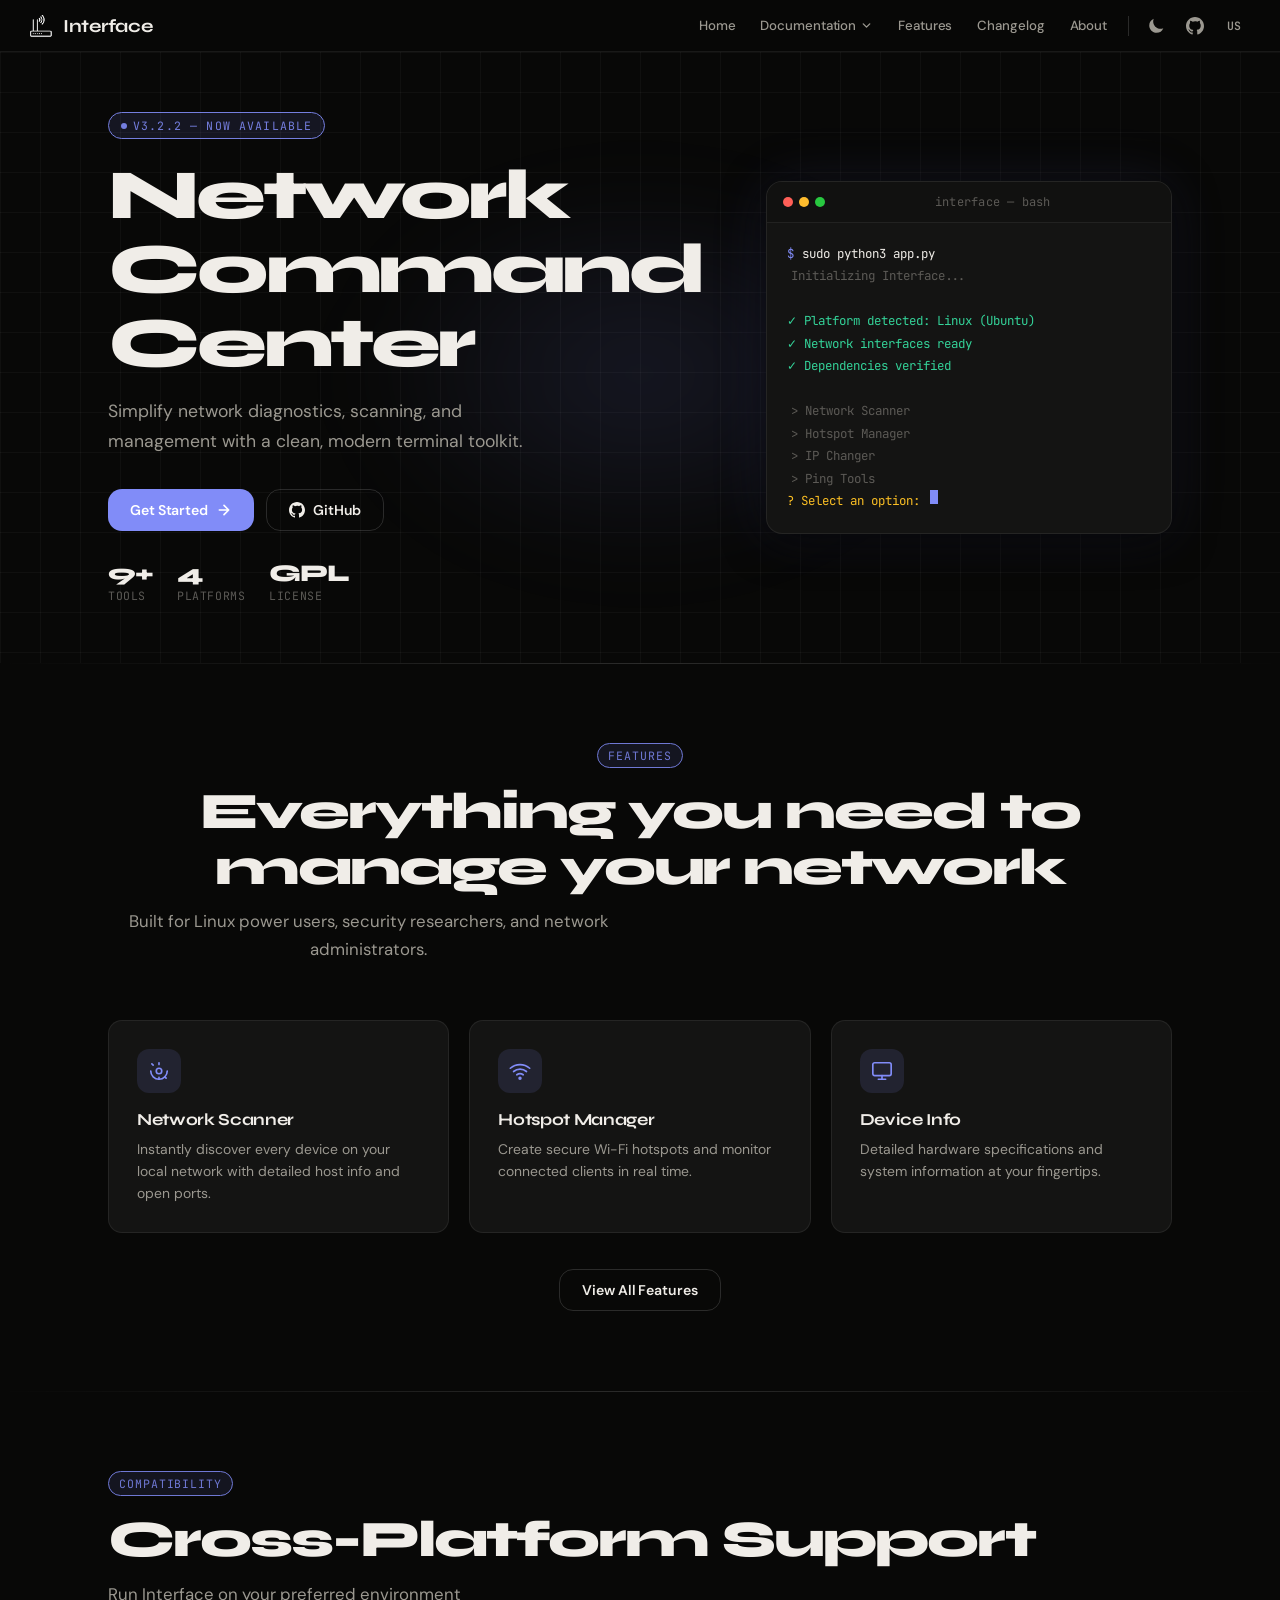
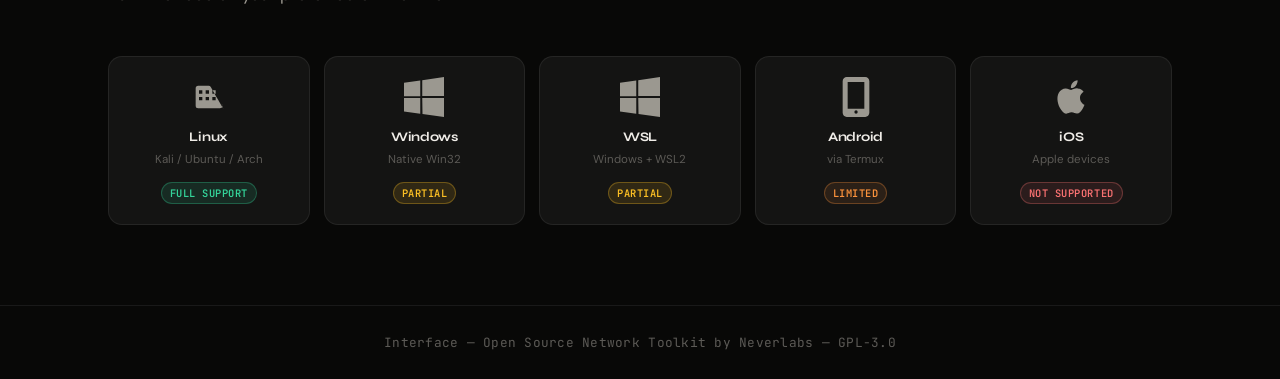
<file: Dashboard/index.html>
<!DOCTYPE html>
<html lang="en">
<head>
  <meta charset="UTF-8">
  <meta name="viewport" content="width=device-width, initial-scale=1.0">
  <title>Interface — Network Command Center</title>
  <meta name="description" content="Interface is an open-source Python network toolkit for scanning, hotspot management, and more.">
  <link rel="icon" type="image/png" href="assets/icon.png">
  <link rel="preconnect" href="https://fonts.googleapis.com">
  <link rel="preconnect" href="https://fonts.gstatic.com" crossorigin>
  <link href="https://fonts.googleapis.com/css2?family=Syne:wght@400;500;600;700;800&family=JetBrains+Mono:wght@400;500;600&family=DM+Sans:opsz,wght@9..40,300;9..40,400;9..40,500;9..40,600&display=swap" rel="stylesheet">

  <script>
    (function() {
      const t = localStorage.getItem('theme');
      if (t !== 'light') document.documentElement.classList.add('pre-dark');
    })();
  </script>
  <style>
    html.pre-dark body { background: #080807; }
  </style>

  <link rel="stylesheet" href="css/style.css">
</head>
<body>
  <header class="navbar">
    <a href="#/" class="navbar-brand">
      <img src="assets/icon.png" alt="Interface Logo">
      <span class="brand-text">Interface</span>
    </a>

    <div class="nav-actions">
      <div class="nav-links-group">
        <a href="#/" class="nav-link" data-translate="home" data-route="home">Home</a>

        <div class="dropdown">
          <button class="nav-link dropdown-toggle" data-translate="documentation">Documentation
            <svg class="chevron" viewBox="0 0 24 24" fill="none" stroke="currentColor" stroke-width="2.5" stroke-linecap="round" stroke-linejoin="round"><path d="M6 9l6 6 6-6"/></svg>
          </button>
          <div class="dropdown-menu">
            <a href="#/docs?section=getting-started" class="nav-link" data-translate="getting_started">Getting Started</a>
            <a href="#/docs?section=commands" class="nav-link" data-translate="commands_reference">Commands Reference</a>
            <a href="#/docs?section=tutorials" class="nav-link" data-translate="tutorials">Tutorials</a>
          </div>
        </div>

        <a href="#/features" class="nav-link" data-translate="features" data-route="features">Features</a>
        <a href="#/changelog" class="nav-link" data-translate="changelog" data-route="changelog">Changelog</a>
        <a href="#/about" class="nav-link" data-translate="about" data-route="about">About</a>
      </div>

      <span class="separator"></span>

      <button class="icon-btn theme-toggle" id="themeToggle" aria-label="Toggle dark/light mode">
        <svg class="theme-icon sun-icon" viewBox="0 0 24 24" fill="none" stroke="currentColor" stroke-width="2.2" stroke-linecap="round" stroke-linejoin="round">
          <circle cx="12" cy="12" r="4.5"/>
          <path d="M12 2v2M12 20v2M5.64 5.64l1.42 1.42M16.24 16.24l1.42 1.42M2 12h2M20 12h2M5.64 18.36l1.42-1.42M16.24 7.76l1.42-1.42"/>
        </svg>
        <svg class="theme-icon moon-icon hidden" viewBox="0 0 24 24" fill="currentColor" stroke="none">
          <path d="M21.752 15.002A9.718 9.718 0 0118 15.75c-5.385 0-9.75-4.365-9.75-9.75 0-1.33.266-2.597.748-3.752A9.753 9.753 0 003 11.25C3 16.635 7.365 21 12.75 21a9.753 9.753 0 009.002-5.998z"/>
        </svg>
      </button>

      <a href="https://github.com/neveerlabs/Interface" target="_blank" rel="noopener noreferrer" class="icon-btn" aria-label="GitHub">
        <svg viewBox="0 0 24 24" fill="currentColor" style="position:static;width:18px;height:18px;">
          <path d="M12 0C5.374 0 0 5.373 0 12c0 5.302 3.438 9.8 8.207 11.387.599.111.793-.261.793-.577v-2.234c-3.338.726-4.033-1.416-4.033-1.416-.546-1.387-1.333-1.756-1.333-1.756-1.089-.745.083-.729.083-.729 1.205.084 1.839 1.237 1.839 1.237 1.07 1.834 2.807 1.304 3.492.997.107-.775.418-1.305.762-1.604-2.665-.305-5.467-1.334-5.467-5.931 0-1.311.469-2.381 1.236-3.221-.124-.303-.535-1.524.117-3.176 0 0 1.008-.322 3.301 1.23A11.509 11.509 0 0112 5.803c1.02.005 2.047.138 3.006.404 2.291-1.552 3.297-1.23 3.297-1.23.653 1.653.242 2.874.118 3.176.77.84 1.235 1.911 1.235 3.221 0 4.609-2.807 5.624-5.479 5.921.43.372.823 1.102.823 2.222v3.293c0 .319.192.694.801.576C20.566 21.797 24 17.3 24 12c0-6.627-5.373-12-12-12z"/>
        </svg>
      </a>

      <button class="icon-btn" id="langToggle" aria-label="Toggle language">
        <span class="lang-btn" id="langText">US</span>
      </button>
    </div>

    <!-- Hamburger -->
    <button class="hamburger" id="hamburger" aria-label="Toggle navigation">
      <svg viewBox="0 0 24 24"><path d="M3 6h18M3 12h18M3 18h18"/></svg>
    </button>

    <!-- Mobile Menu -->
    <nav class="nav-menu" id="navMenu">
      <a href="#/" class="nav-link" data-translate="home">Home</a>
      <div class="mobile-dropdown">
        <button class="nav-link mobile-dropdown-toggle" data-translate="documentation">Documentation
          <svg class="mobile-chevron" viewBox="0 0 24 24" fill="none" stroke="currentColor" stroke-width="2.5" stroke-linecap="round" stroke-linejoin="round"><path d="M6 9l6 6 6-6"/></svg>
        </button>
        <div class="mobile-submenu">
          <a href="#/docs?section=getting-started" class="nav-link" data-translate="getting_started">Getting Started</a>
          <a href="#/docs?section=commands" class="nav-link" data-translate="commands_reference">Commands Reference</a>
          <a href="#/docs?section=tutorials" class="nav-link" data-translate="tutorials">Tutorials</a>
        </div>
      </div>
      <a href="#/features" class="nav-link" data-translate="features">Features</a>
      <a href="#/changelog" class="nav-link" data-translate="changelog">Changelog</a>
      <a href="#/about" class="nav-link" data-translate="about">About</a>
      <a href="https://github.com/neveerlabs/Interface" target="_blank" rel="noopener noreferrer" class="nav-link">GitHub</a>
      <button class="nav-link" id="mobileLangToggle">
        <span id="mobileLangText">US</span>
      </button>
    </nav>
  </header>

  <!-- ===== MAIN CONTENT ===== -->
  <main id="main-content">
    <div class="page-loading">
      <div class="spinner"></div>
    </div>
  </main>

  <!-- ===== FOOTER ===== -->
  <footer>
    <span data-translate="footer_text">Interface — Open Source Network Toolkit by Neverlabs — GPL-3.0</span>
  </footer>
  <script src="js/app.js"></script>
</body>
</html>
</file>
<file: Dashboard/css/style.css>
@import url('https://fonts.googleapis.com/css2?family=Syne:wght@400;500;600;700;800&family=JetBrains+Mono:wght@400;500;600&family=DM+Sans:opsz,wght@9..40,300;9..40,400;9..40,500;9..40,600&display=swap');

*, *::before, *::after { margin: 0; padding: 0; box-sizing: border-box; }

:root {
  --bg: #f5f4f0;
  --bg-2: #eceae4;
  --bg-card: #ffffff;
  --bg-card-hover: #f9f8f5;
  --text: #1a1917;
  --text-2: #5c5a56;
  --text-3: #9b9890;
  --accent: #4f46e5;
  --accent-2: #818cf8;
  --accent-glow: rgba(79, 70, 229, 0.15);
  --border: rgba(0,0,0,0.09);
  --border-strong: rgba(0,0,0,0.18);
  --shadow: 0 2px 12px rgba(0,0,0,0.07);
  --shadow-lg: 0 8px 32px rgba(0,0,0,0.12);
  --nav-bg: rgba(245, 244, 240, 0.88);
  --mono: 'JetBrains Mono', monospace;
  --sans: 'DM Sans', sans-serif;
  --display: 'Syne', sans-serif;
  --radius: 14px;
  --radius-sm: 8px;
  --transition: 0.22s cubic-bezier(0.4, 0, 0.2, 1);
}

body.dark {
  --bg: #080807;
  --bg-2: #111110;
  --bg-card: #141413;
  --bg-card-hover: #1c1c1a;
  --text: #f0ede8;
  --text-2: #9b9890;
  --text-3: #5c5a56;
  --accent: #818cf8;
  --accent-2: #6366f1;
  --accent-glow: rgba(129, 140, 248, 0.12);
  --border: rgba(255,255,255,0.07);
  --border-strong: rgba(255,255,255,0.14);
  --shadow: 0 2px 12px rgba(0,0,0,0.4);
  --shadow-lg: 0 8px 40px rgba(0,0,0,0.6);
  --nav-bg: rgba(8, 8, 7, 0.92);
}

html { scroll-behavior: smooth; }

body {
  background: var(--bg);
  color: var(--text);
  font-family: var(--sans);
  min-height: 100vh;
  overflow-x: clip;
  width: 100%;
  position: relative;
  transition: background var(--transition), color var(--transition);
  -webkit-font-smoothing: antialiased;
  display: flex;
  flex-direction: column;
}

.navbar {
  display: flex;
  align-items: center;
  justify-content: space-between;
  padding: 0 28px;
  height: 52px;
  position: sticky;
  top: 0;
  z-index: 200;
  background: var(--nav-bg);
  backdrop-filter: blur(16px) saturate(180%);
  -webkit-backdrop-filter: blur(16px) saturate(180%);
  border-bottom: 1px solid var(--border);
  transition: background var(--transition), border-color var(--transition);
}

.navbar-brand {
  display: flex;
  align-items: center;
  gap: 9px;
  text-decoration: none;
  flex-shrink: 0;
}

.navbar-brand img {
  height: 26px;
  width: auto;
  transition: filter var(--transition), transform var(--transition);
}

body.dark .navbar-brand img { filter: brightness(0) invert(1); }
.navbar-brand:hover img { transform: scale(1.05) rotate(-3deg); }

.brand-text {
  font-family: var(--display);
  font-size: 1.15rem;
  font-weight: 700;
  color: var(--text);
  letter-spacing: -0.3px;
  transition: color var(--transition);
}

.nav-actions {
  display: flex;
  align-items: center;
  gap: 3px;
  flex-shrink: 0;
}

.nav-links-group {
  display: flex;
  align-items: center;
  gap: 1px;
}

.separator {
  width: 1px;
  height: 20px;
  background: var(--border-strong);
  margin: 0 6px;
}

.icon-btn {
  display: flex;
  align-items: center;
  justify-content: center;
  width: 36px;
  height: 36px;
  border-radius: var(--radius-sm);
  color: var(--text-2);
  background: transparent;
  border: none;
  cursor: pointer;
  transition: background var(--transition), color var(--transition), transform var(--transition);
  text-decoration: none;
  position: relative;
  overflow: hidden;
}

.icon-btn:hover {
  background: var(--bg-2);
  color: var(--text);
  transform: scale(1.05);
}

.icon-btn svg {
  width: 18px;
  height: 18px;
  transition: opacity 0.25s, transform 0.25s;
  position: absolute;
}

.theme-icon { opacity: 1; transform: rotate(0deg); }
.theme-icon.hidden { opacity: 0; transform: rotate(-90deg); pointer-events: none; }

.lang-btn {
  font-family: var(--mono);
  font-weight: 600;
  font-size: 0.72rem;
  letter-spacing: 0.5px;
  color: inherit;
}

.nav-link {
  color: var(--text-2);
  text-decoration: none;
  padding: 7px 12px;
  border-radius: var(--radius-sm);
  font-size: 0.83rem;
  font-weight: 500;
  transition: background var(--transition), color var(--transition);
  white-space: nowrap;
  letter-spacing: -0.1px;
  display: inline-flex;
  align-items: center;
  gap: 4px;
  background: none;
  border: none;
  cursor: pointer;
  font-family: var(--sans);
}

.nav-link:hover { background: var(--bg-2); color: var(--text); }

.dropdown { position: relative; }
.dropdown .chevron { width: 13px; height: 13px; transition: transform 0.2s; }
.dropdown.open .chevron { transform: rotate(180deg); }

.dropdown-menu {
  position: absolute;
  top: calc(100% + 6px);
  left: 0;
  background: var(--bg-card);
  border: 1px solid var(--border);
  border-radius: var(--radius);
  padding: 6px;
  min-width: 180px;
  box-shadow: var(--shadow-lg);
  opacity: 0;
  transform: translateY(-6px) scale(0.97);
  pointer-events: none;
  transition: opacity 0.18s, transform 0.18s;
}

.dropdown.open .dropdown-menu {
  opacity: 1;
  transform: translateY(0) scale(1);
  pointer-events: all;
}

.dropdown-menu .nav-link {
  display: block;
  width: 100%;
  padding: 8px 12px;
  border-radius: var(--radius-sm);
  font-size: 0.82rem;
}

.hamburger {
  display: none;
  background: none;
  border: none;
  cursor: pointer;
  color: var(--text-2);
  padding: 6px;
  border-radius: var(--radius-sm);
  transition: background var(--transition);
}
.hamburger:hover { background: var(--bg-2); }
.hamburger svg { width: 20px; height: 20px; fill: none; stroke: currentColor; stroke-width: 2; stroke-linecap: round; }

.nav-menu {
  display: none;
  flex-direction: column;
  position: fixed;
  top: 52px;
  left: 0; right: 0;
  background: var(--bg-card);
  border-bottom: 1px solid var(--border);
  padding: 12px;
  gap: 2px;
  z-index: 190;
  box-shadow: var(--shadow-lg);
  transform: translateY(-8px);
  opacity: 0;
  pointer-events: none;
  transition: opacity 0.2s, transform 0.2s;
}

.nav-menu.active {
  transform: translateY(0);
  opacity: 1;
  pointer-events: all;
}

.nav-menu .nav-link { width: 100%; justify-content: space-between; }

.mobile-submenu {
  display: none;
  flex-direction: column;
  padding: 4px 0 4px 16px;
  gap: 2px;
  border-left: 2px solid var(--accent);
  margin: 2px 0 2px 12px;
}
.mobile-dropdown.open .mobile-submenu { display: flex; }
.mobile-chevron { width: 14px; height: 14px; transition: transform 0.2s; }
.mobile-dropdown.open .mobile-chevron { transform: rotate(180deg); }

#main-content {
  flex: 1;
  position: relative;
  min-height: calc(100vh - 52px);
}

.page-wrapper {
  animation: pageFadeIn 0.32s cubic-bezier(0.4, 0, 0.2, 1);
}

@keyframes pageFadeIn {
  from { opacity: 0; transform: translateY(10px); }
  to { opacity: 1; transform: translateY(0); }
}

.container {
  max-width: 1120px;
  margin: 0 auto;
  padding: 0 28px;
  width: 100%;
  box-sizing: border-box;
}

.section { padding: 80px 0; }
.section-sm { padding: 48px 0; }

.section-tag {
  display: inline-flex;
  align-items: center;
  gap: 6px;
  font-family: var(--mono);
  font-size: 0.72rem;
  letter-spacing: 0.08em;
  text-transform: uppercase;
  color: var(--accent);
  background: var(--accent-glow);
  border: 1px solid currentColor;
  padding: 4px 10px;
  border-radius: 100px;
  margin-bottom: 16px;
  opacity: 0.85;
}

.section-title {
  font-family: var(--display);
  font-size: clamp(2rem, 4vw, 3.2rem);
  font-weight: 800;
  line-height: 1.1;
  letter-spacing: -0.04em;
  color: var(--text);
}

.section-subtitle {
  font-size: 1.05rem;
  color: var(--text-2);
  line-height: 1.65;
  max-width: 520px;
  margin-top: 12px;
}

.btn {
  display: inline-flex;
  align-items: center;
  gap: 8px;
  padding: 11px 22px;
  border-radius: var(--radius);
  font-family: var(--sans);
  font-size: 0.88rem;
  font-weight: 600;
  text-decoration: none;
  border: none;
  cursor: pointer;
  transition: all var(--transition);
  letter-spacing: -0.1px;
}

.btn-primary {
  background: var(--accent);
  color: #fff;
}
.btn-primary:hover {
  background: var(--accent-2);
  transform: translateY(-2px);
  box-shadow: 0 8px 24px var(--accent-glow);
}

.btn-outline {
  background: transparent;
  color: var(--text);
  border: 1px solid var(--border-strong);
}
.btn-outline:hover {
  background: var(--bg-2);
  transform: translateY(-2px);
}

.reveal {
  opacity: 1;
  transform: translateY(0);
  transition: opacity 0.5s cubic-bezier(0.4, 0, 0.2, 1), transform 0.5s cubic-bezier(0.4, 0, 0.2, 1);
}
.reveal.visible {
  opacity: 1;
  transform: translateY(0);
}

.card {
  background: var(--bg-card);
  border: 1px solid var(--border);
  border-radius: var(--radius);
  padding: 24px;
  transition: background var(--transition), border-color var(--transition), transform var(--transition), box-shadow var(--transition);
}
.card:hover {
  background: var(--bg-card-hover);
  border-color: var(--border-strong);
  transform: translateY(-3px);
  box-shadow: var(--shadow-lg);
}

body.dark .card {
  backdrop-filter: blur(8px);
}

footer {
  border-top: 1px solid var(--border);
  padding: 28px;
  text-align: center;
  color: var(--text-3);
  font-size: 0.8rem;
  font-family: var(--mono);
  letter-spacing: 0.02em;
}

.page-loading {
  display: flex;
  align-items: center;
  justify-content: center;
  min-height: 300px;
  color: var(--text-3);
  font-family: var(--mono);
  font-size: 0.85rem;
  gap: 10px;
}

.spinner {
  width: 18px;
  height: 18px;
  border: 2px solid var(--border);
  border-top-color: var(--accent);
  border-radius: 50%;
  animation: spin 0.7s linear infinite;
}

@keyframes spin { to { transform: rotate(360deg); } }

.page-error {
  display: flex;
  flex-direction: column;
  align-items: center;
  justify-content: center;
  min-height: 300px;
  gap: 12px;
  color: var(--text-2);
  text-align: center;
}

img, svg, video, iframe {
  max-width: 100%;
  height: auto;
}

.cmd-table {
  display: block;
  width: 100%;
  overflow-x: auto;
  -webkit-overflow-scrolling: touch;
}

.cmd-table table {
  width: 100%;
  min-width: 500px;
}

.features-full-grid {
  display: grid;
  grid-template-columns: repeat(auto-fill, minmax(280px, 1fr));
  gap: 22px;
}

@media (max-width: 768px) {
  .navbar { padding: 0 16px; }
  .nav-links-group, .separator { display: none; }
  .hamburger { display: flex; }
  .nav-menu { display: flex; }
  .container { padding: 0 16px; }
  .section { padding: 56px 0; }
  .nav-actions {
    margin-left: auto;
    gap: 6px;
  }
  .icon-btn {
    width: 32px;
    height: 32px;
  }
  .icon-btn svg {
    width: 16px;
    height: 16px;
  }
  .lang-btn {
    font-size: 0.68rem;
  }
  .hamburger {
    margin-left: 8px;
  }
}

@media (min-width: 769px) {
  .nav-menu { display: none !important; }
}

::-webkit-scrollbar { width: 6px; }
::-webkit-scrollbar-track { background: transparent; }
::-webkit-scrollbar-thumb { background: var(--border-strong); border-radius: 3px; }
::-webkit-scrollbar-thumb:hover { background: var(--text-3); }
</file>
